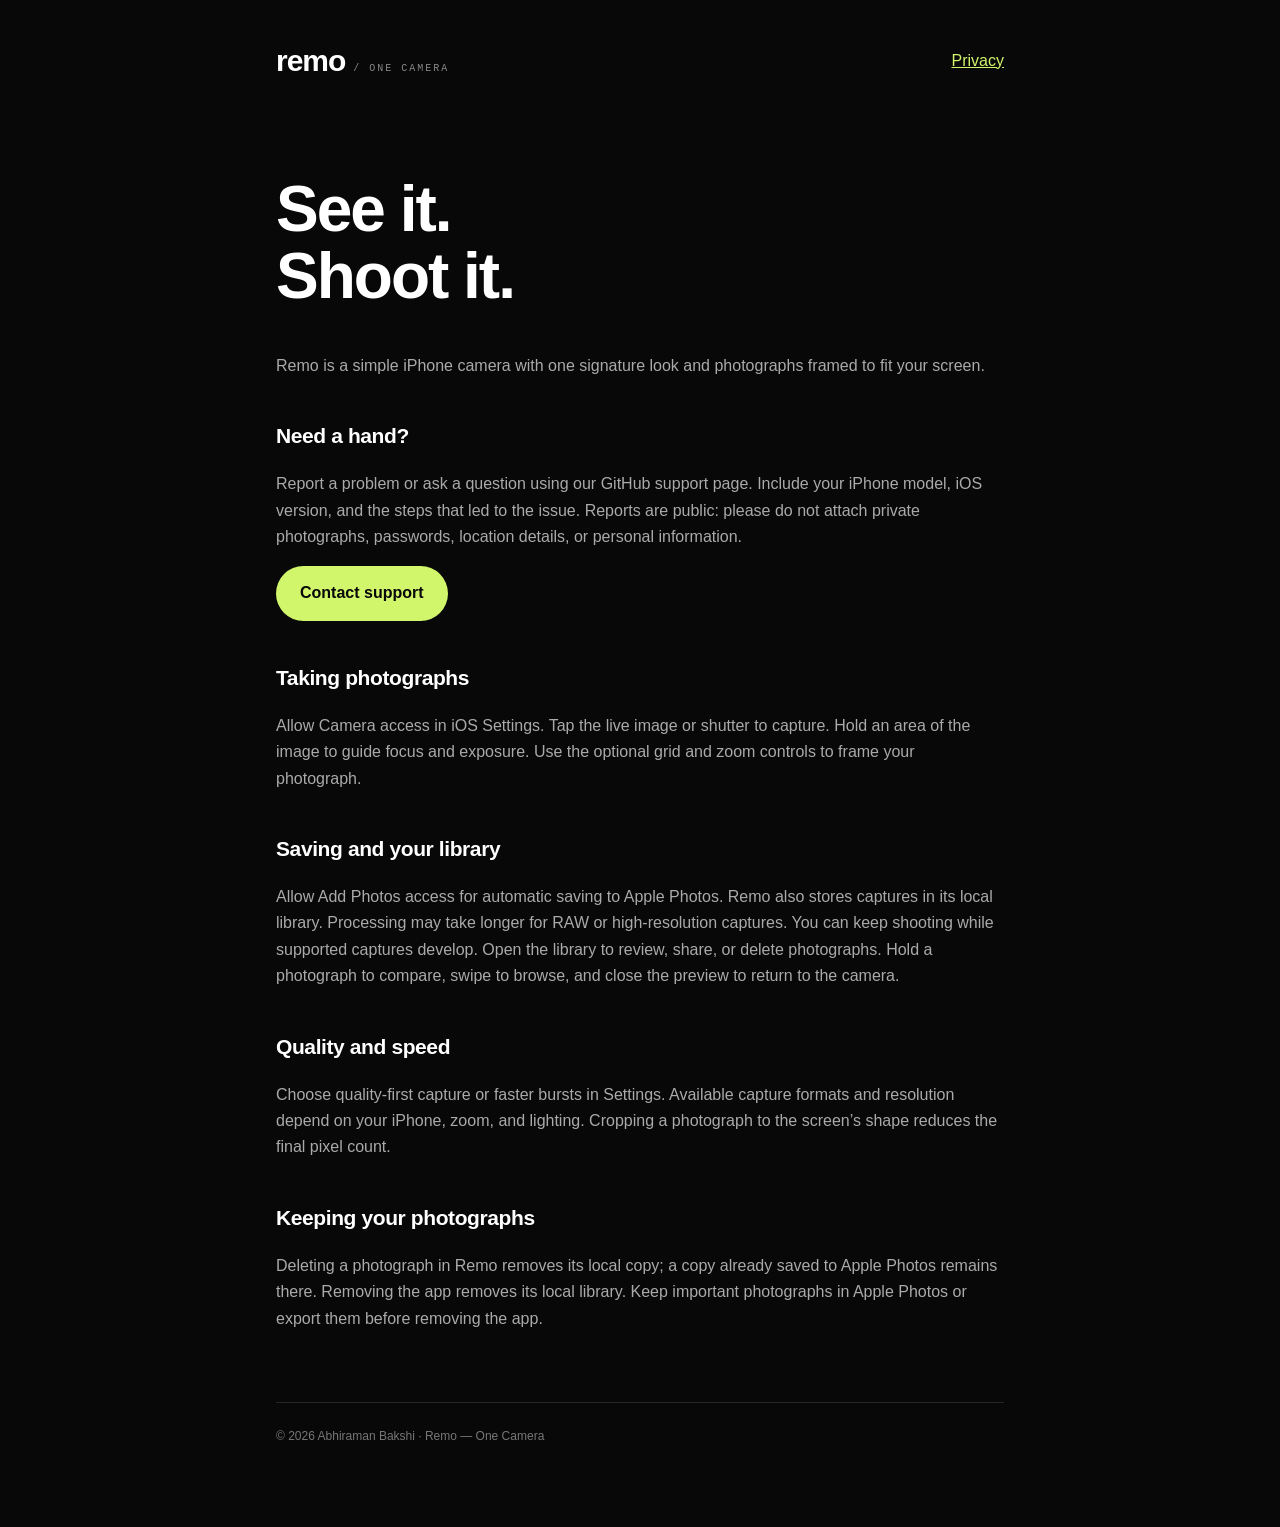
<file: index.html>
<!doctype html><html lang="en"><head><meta charset="utf-8"><meta name="viewport" content="width=device-width,initial-scale=1"><title>Support · Remo</title><link rel="stylesheet" href="style.css"></head><body><main><nav><a class="brand" href="index.html">remo<span> / ONE CAMERA</span></a><a href="privacy.html">Privacy</a></nav><h1>See it.<br>Shoot it.</h1><p>Remo is a simple iPhone camera with one signature look and photographs framed to fit your screen.</p><h2>Need a hand?</h2><p>Report a problem or ask a question using our GitHub support page. Include your iPhone model, iOS version, and the steps that led to the issue. Reports are public: please do not attach private photographs, passwords, location details, or personal information.</p><a class="button" href="https://github.com/devdevab/remo-support/issues/new">Contact support</a><h2>Taking photographs</h2><p>Allow Camera access in iOS Settings. Tap the live image or shutter to capture. Hold an area of the image to guide focus and exposure. Use the optional grid and zoom controls to frame your photograph.</p><h2>Saving and your library</h2><p>Allow Add Photos access for automatic saving to Apple Photos. Remo also stores captures in its local library. Processing may take longer for RAW or high-resolution captures. You can keep shooting while supported captures develop. Open the library to review, share, or delete photographs. Hold a photograph to compare, swipe to browse, and close the preview to return to the camera.</p><h2>Quality and speed</h2><p>Choose quality-first capture or faster bursts in Settings. Available capture formats and resolution depend on your iPhone, zoom, and lighting. Cropping a photograph to the screen’s shape reduces the final pixel count.</p><h2>Keeping your photographs</h2><p>Deleting a photograph in Remo removes its local copy; a copy already saved to Apple Photos remains there. Removing the app removes its local library. Keep important photographs in Apple Photos or export them before removing the app.</p><footer>© 2026 Abhiraman Bakshi · Remo — One Camera</footer></main></body></html>
</file>
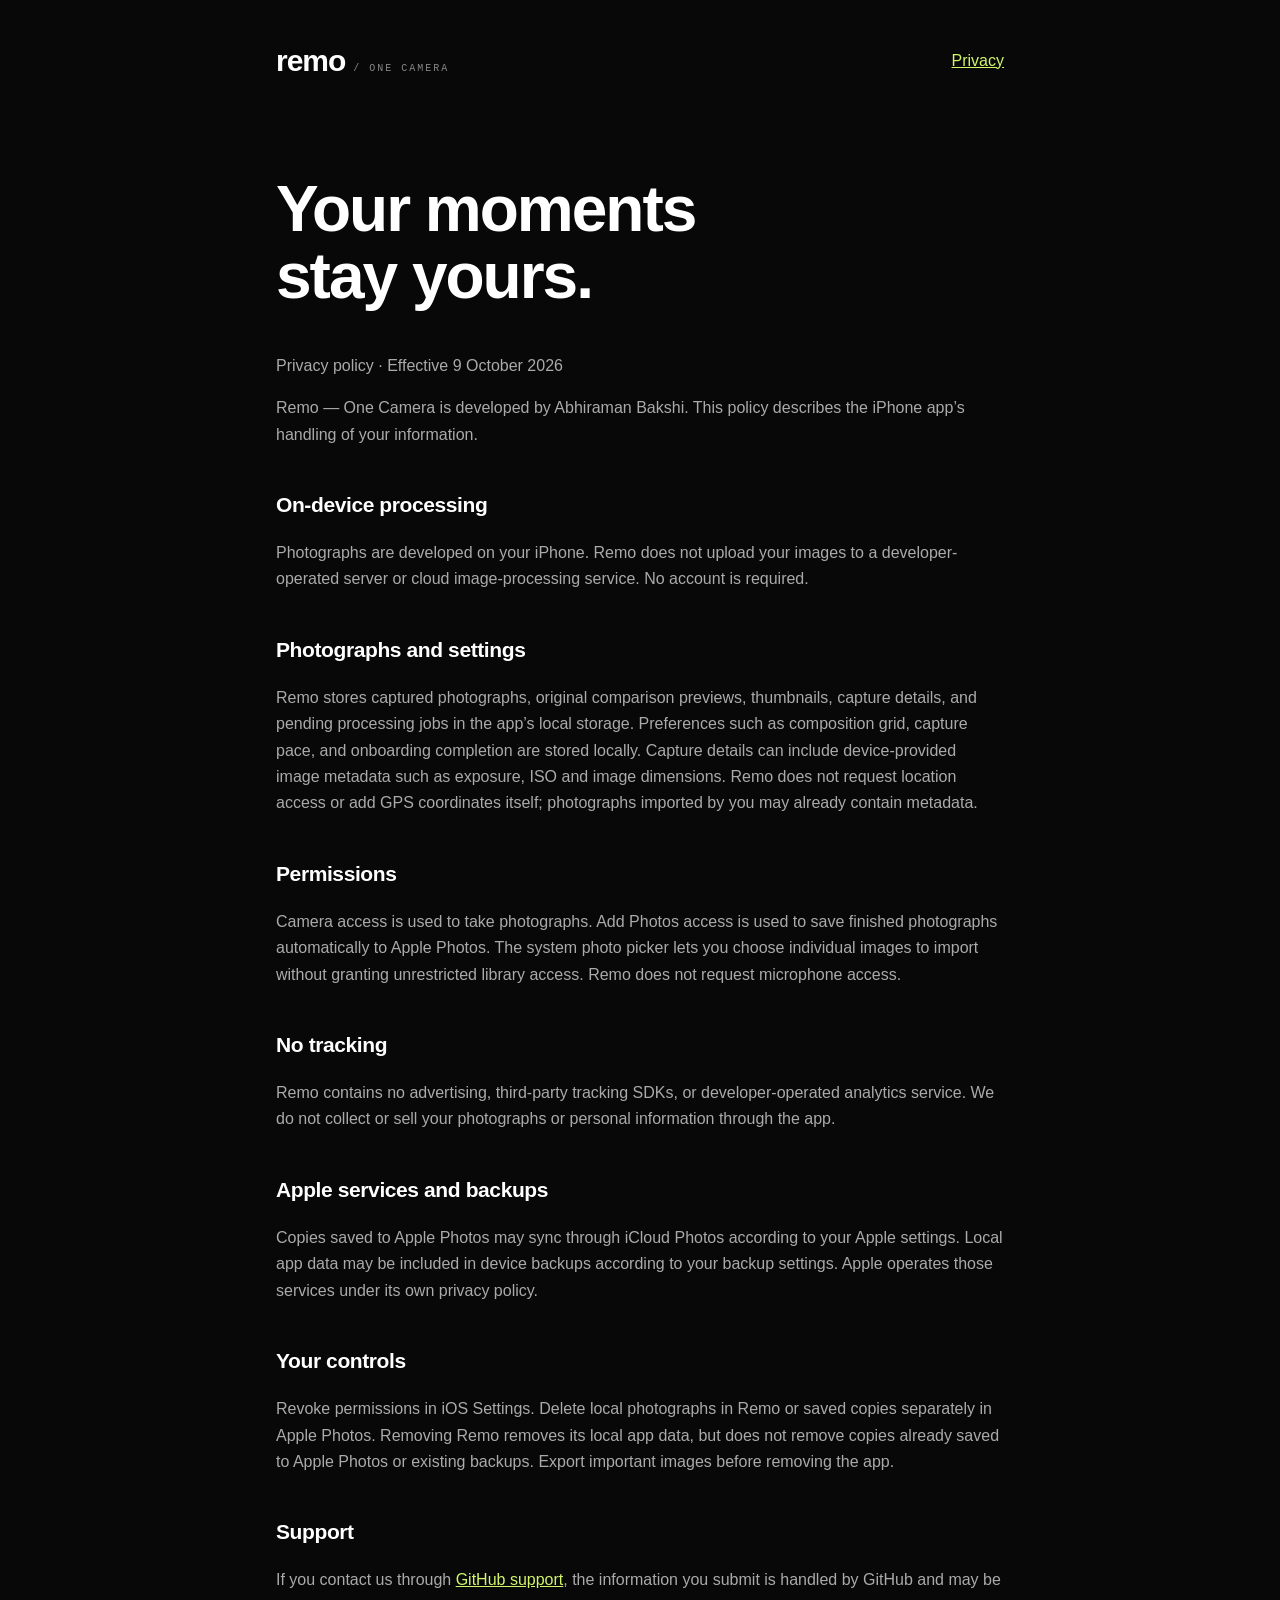
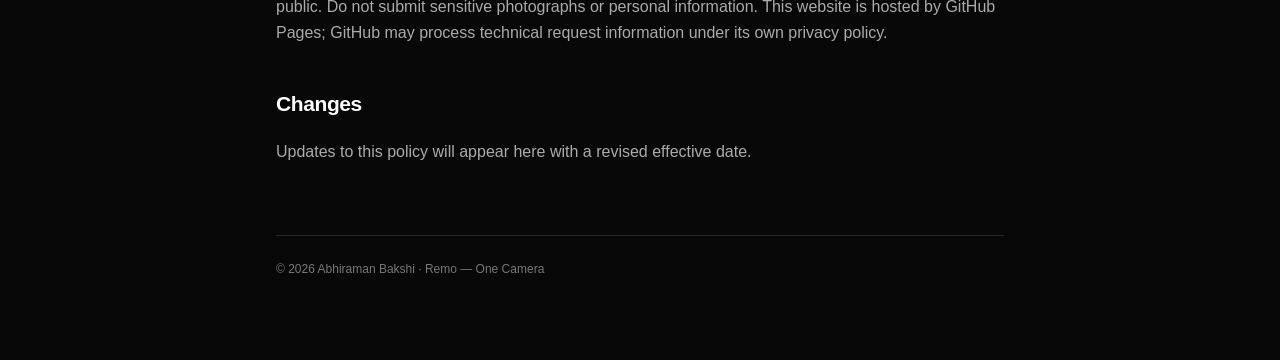
<file: privacy.html>
<!doctype html><html lang="en"><head><meta charset="utf-8"><meta name="viewport" content="width=device-width,initial-scale=1"><title>Privacy · Remo</title><link rel="stylesheet" href="style.css"></head><body><main><nav><a class="brand" href="index.html">remo<span> / ONE CAMERA</span></a><a href="privacy.html">Privacy</a></nav><h1>Your moments<br>stay yours.</h1><p>Privacy policy · Effective 9 October 2026</p><p>Remo — One Camera is developed by Abhiraman Bakshi. This policy describes the iPhone app’s handling of your information.</p><h2>On-device processing</h2><p>Photographs are developed on your iPhone. Remo does not upload your images to a developer-operated server or cloud image-processing service. No account is required.</p><h2>Photographs and settings</h2><p>Remo stores captured photographs, original comparison previews, thumbnails, capture details, and pending processing jobs in the app’s local storage. Preferences such as composition grid, capture pace, and onboarding completion are stored locally. Capture details can include device-provided image metadata such as exposure, ISO and image dimensions. Remo does not request location access or add GPS coordinates itself; photographs imported by you may already contain metadata.</p><h2>Permissions</h2><p>Camera access is used to take photographs. Add Photos access is used to save finished photographs automatically to Apple Photos. The system photo picker lets you choose individual images to import without granting unrestricted library access. Remo does not request microphone access.</p><h2>No tracking</h2><p>Remo contains no advertising, third-party tracking SDKs, or developer-operated analytics service. We do not collect or sell your photographs or personal information through the app.</p><h2>Apple services and backups</h2><p>Copies saved to Apple Photos may sync through iCloud Photos according to your Apple settings. Local app data may be included in device backups according to your backup settings. Apple operates those services under its own privacy policy.</p><h2>Your controls</h2><p>Revoke permissions in iOS Settings. Delete local photographs in Remo or saved copies separately in Apple Photos. Removing Remo removes its local app data, but does not remove copies already saved to Apple Photos or existing backups. Export important images before removing the app.</p><h2>Support</h2><p>If you contact us through <a href="https://github.com/devdevab/remo-support/issues/new">GitHub support</a>, the information you submit is handled by GitHub and may be public. Do not submit sensitive photographs or personal information. This website is hosted by GitHub Pages; GitHub may process technical request information under its own privacy policy.</p><h2>Changes</h2><p>Updates to this policy will appear here with a revised effective date.</p><footer>© 2026 Abhiraman Bakshi · Remo — One Camera</footer></main></body></html>
</file>
<file: style.css>
*{box-sizing:border-box}body{margin:0;background:#080808;color:#fff;font:16px/1.65 -apple-system,BlinkMacSystemFont,sans-serif}main{max-width:780px;padding:36px 26px 80px;margin:auto}nav{display:flex;align-items:center;justify-content:space-between;margin-bottom:90px}a{color:#d1f56b}.brand{color:#fff;font-size:30px;font-weight:600;letter-spacing:-1px;text-decoration:none}.brand span{font:10px ui-monospace,monospace;color:#888;letter-spacing:2px}h1{font-size:clamp(40px,8vw,64px);line-height:1.05;letter-spacing:-2px;font-weight:600}h2{margin-top:40px;font-size:21px;letter-spacing:-.4px}p{color:#aaa}.button{display:inline-block;padding:14px 24px;border-radius:30px;background:#d1f56b;color:#080808;text-decoration:none;font-weight:600}footer{color:#777;font-size:12px;border-top:1px solid #252525;margin-top:70px;padding-top:24px}
</file>
